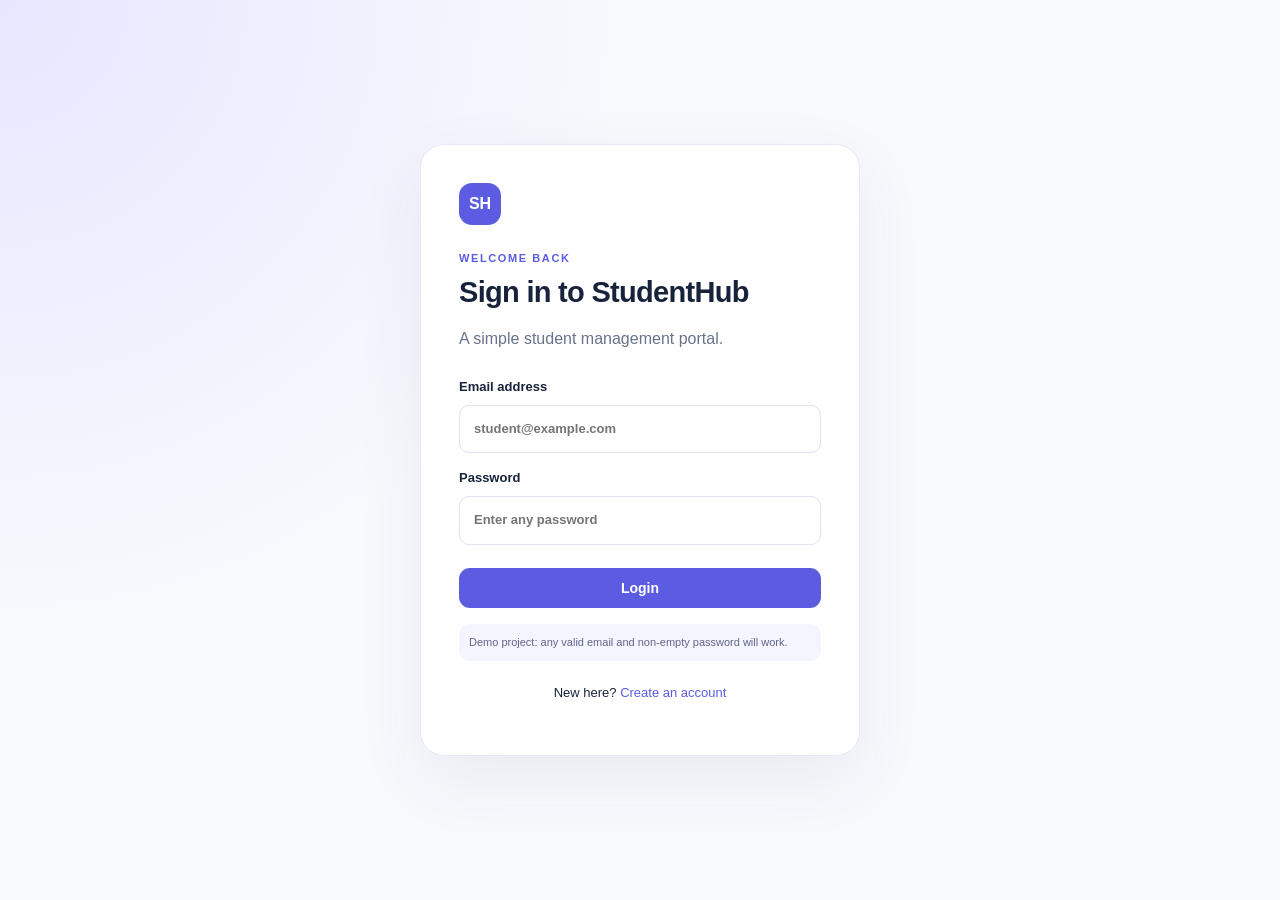
<file: index.html>
<!DOCTYPE html>
<html lang="en">
<head>
  <meta charset="UTF-8"><meta name="viewport" content="width=device-width, initial-scale=1.0">
  <title>StudentHub | Login</title><link rel="stylesheet" href="css/style.css">
</head>
<body class="auth-page">
  <main class="auth-card">
    <div class="brand-mark">SH</div><p class="eyebrow">WELCOME BACK</p><h1>Sign in to StudentHub</h1>
    <p class="muted">A simple student management portal.</p>
    <form id="loginForm">
      <label>Email address<input id="loginEmail" type="email" placeholder="student@example.com" required></label>
      <label>Password<input id="loginPassword" type="password" placeholder="Enter any password" required></label>
      <button class="btn full" type="submit">Login</button>
    </form>
    <p class="auth-note">Demo project: any valid email and non-empty password will work.</p>
    <p class="center">New here? <a href="signup.html">Create an account</a></p>
  </main>
  <script src="js/app.js"></script>
</body></html>
</file>
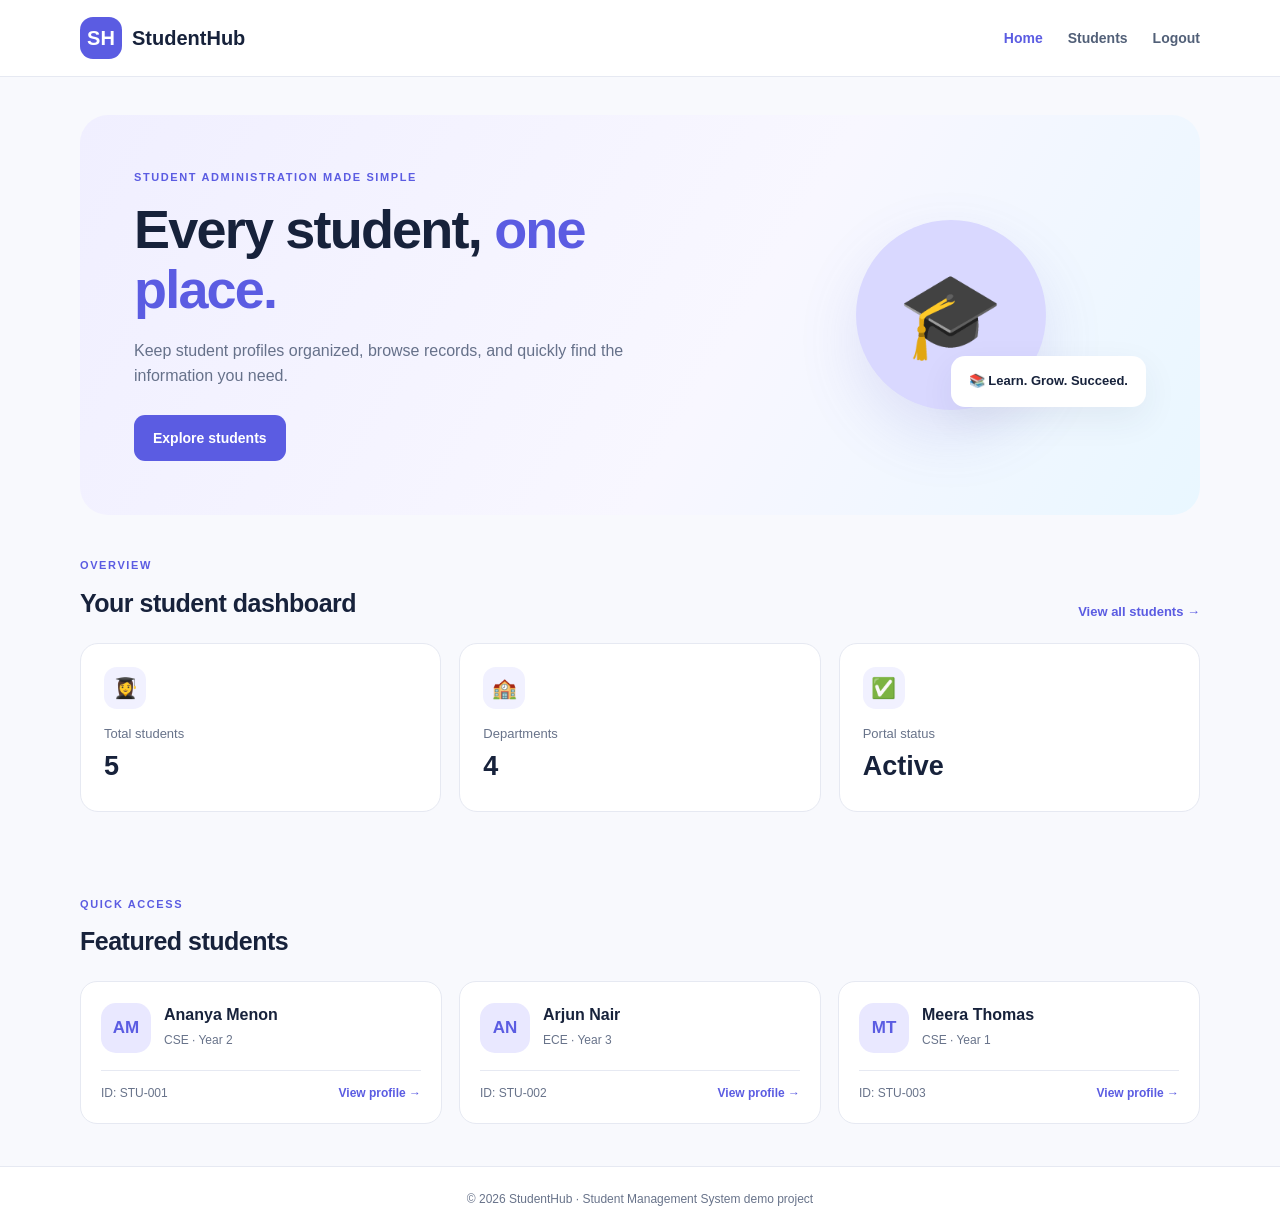
<file: home.html>
<!DOCTYPE html>
<html lang="en"><head><meta charset="UTF-8"><meta name="viewport" content="width=device-width, initial-scale=1.0"><title>StudentHub | Home</title><link rel="stylesheet" href="css/style.css"></head>
<body><div id="siteHeader"></div><main class="container">
<section class="hero"><div><p class="eyebrow">STUDENT ADMINISTRATION MADE SIMPLE</p><h1>Every student, <span>one place.</span></h1><p>Keep student profiles organized, browse records, and quickly find the information you need.</p><a class="btn" href="students.html">Explore students</a></div><div class="hero-art"><div class="art-circle">🎓</div><div class="floating-card">📚 <strong>Learn. Grow. Succeed.</strong></div></div></section>
<section class="section"><div class="section-heading"><div><p class="eyebrow">OVERVIEW</p><h2>Your student dashboard</h2></div><a class="text-link" href="students.html">View all students →</a></div>
<div class="stats"><article class="stat-card"><span class="stat-icon">👩‍🎓</span><p>Total students</p><h3 id="studentCount">5</h3></article><article class="stat-card"><span class="stat-icon">🏫</span><p>Departments</p><h3>4</h3></article><article class="stat-card"><span class="stat-icon">✅</span><p>Portal status</p><h3>Active</h3></article></div></section>
<section class="section"><div class="section-heading"><div><p class="eyebrow">QUICK ACCESS</p><h2>Featured students</h2></div></div><div class="student-grid" id="featuredStudents"></div></section>
</main><div id="siteFooter"></div><script src="js/app.js"></script></body></html>
</file>
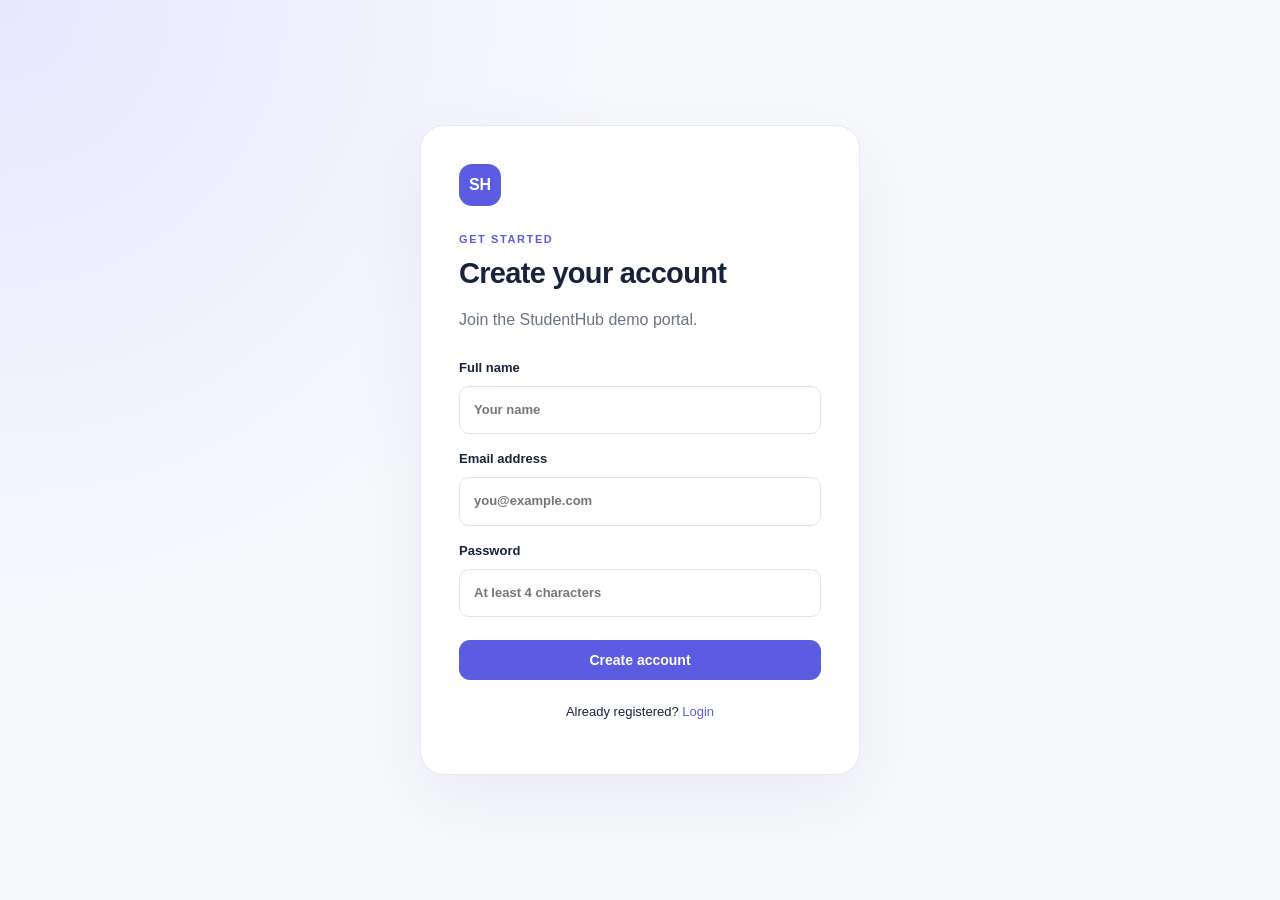
<file: signup.html>
<!DOCTYPE html>
<html lang="en"><head><meta charset="UTF-8"><meta name="viewport" content="width=device-width, initial-scale=1.0"><title>StudentHub | Sign up</title><link rel="stylesheet" href="css/style.css"></head>
<body class="auth-page"><main class="auth-card">
<div class="brand-mark">SH</div><p class="eyebrow">GET STARTED</p><h1>Create your account</h1><p class="muted">Join the StudentHub demo portal.</p>
<form id="signupForm"><label>Full name<input id="signupName" type="text" placeholder="Your name" required></label><label>Email address<input id="signupEmail" type="email" placeholder="you@example.com" required></label><label>Password<input id="signupPassword" type="password" minlength="4" placeholder="At least 4 characters" required></label><button class="btn full" type="submit">Create account</button></form>
<p class="center">Already registered? <a href="index.html">Login</a></p>
</main><script src="js/app.js"></script></body></html>
</file>
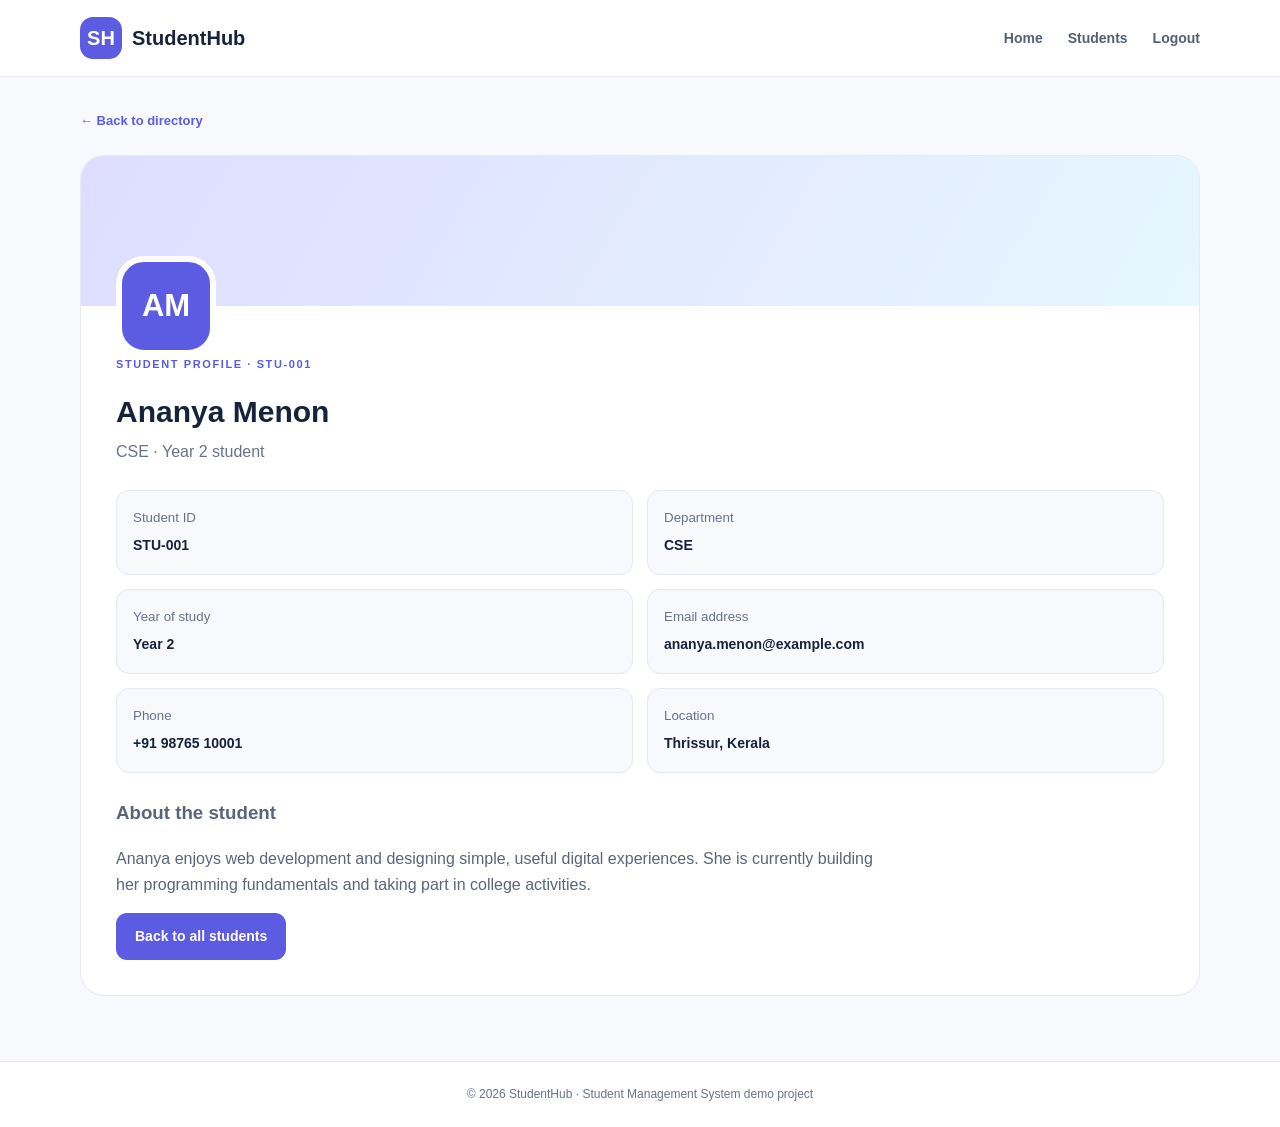
<file: student1.html>
<!DOCTYPE html><html lang="en"><head><meta charset="UTF-8"><meta name="viewport" content="width=device-width, initial-scale=1.0"><title>Student profile | StudentHub</title><link rel="stylesheet" href="css/style.css"></head><body><div id="siteHeader"></div><main class="container profile-page" data-profile="1"><a class="back-link" href="students.html">← Back to directory</a><div id="profileContent"></div></main><div id="siteFooter"></div><script src="js/app.js"></script></body></html>
</file>
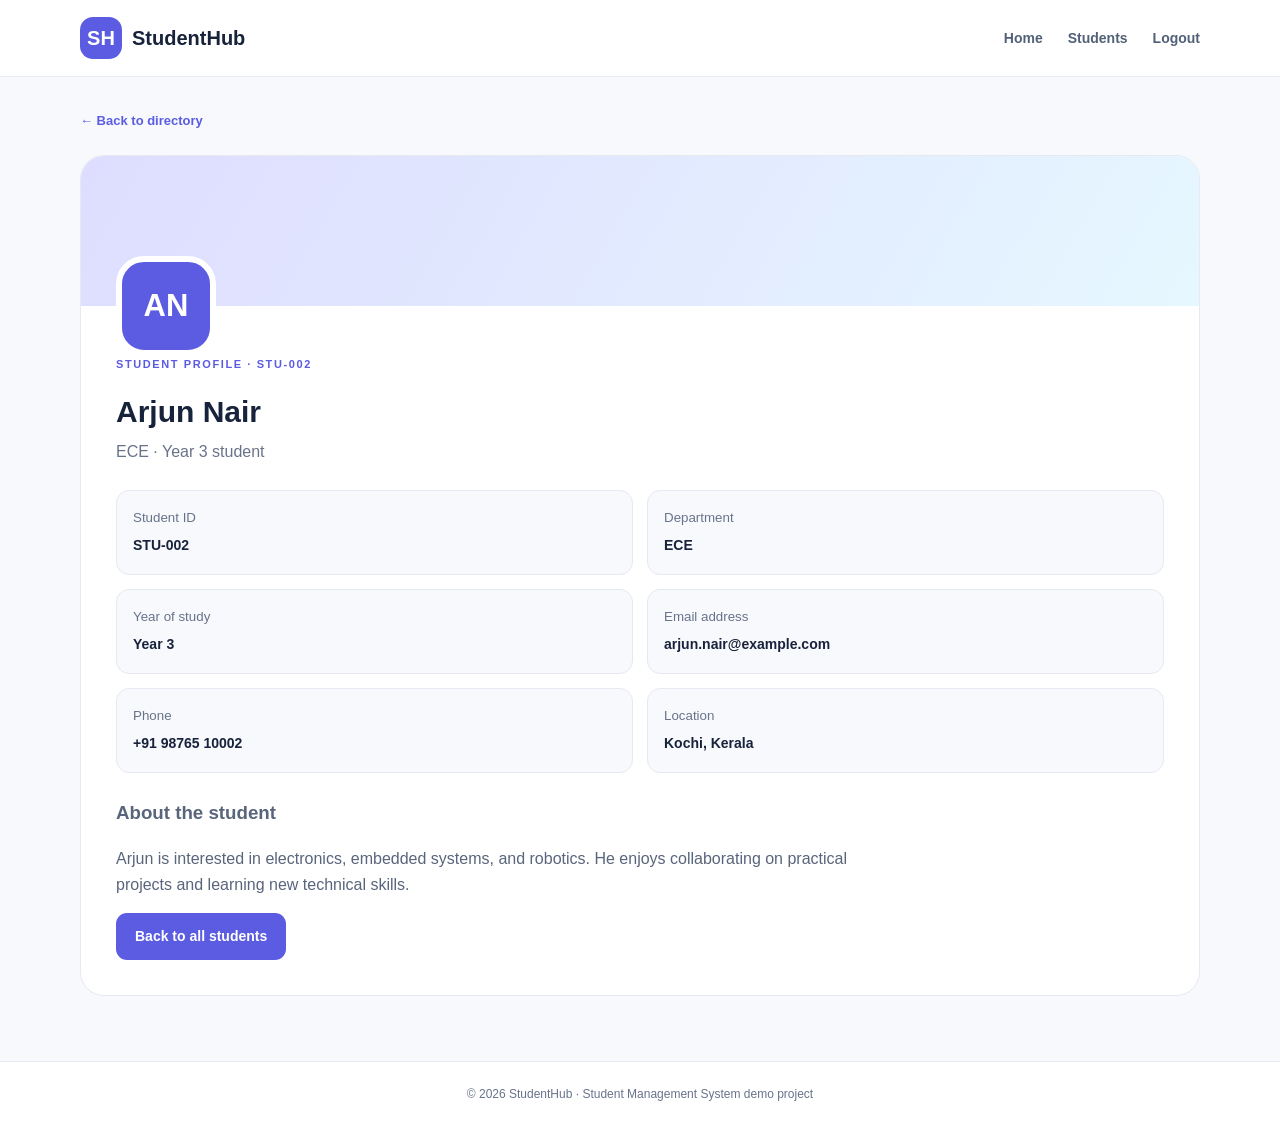
<file: student2.html>
<!DOCTYPE html><html lang="en"><head><meta charset="UTF-8"><meta name="viewport" content="width=device-width, initial-scale=1.0"><title>Student profile | StudentHub</title><link rel="stylesheet" href="css/style.css"></head><body><div id="siteHeader"></div><main class="container profile-page" data-profile="2"><a class="back-link" href="students.html">← Back to directory</a><div id="profileContent"></div></main><div id="siteFooter"></div><script src="js/app.js"></script></body></html>
</file>
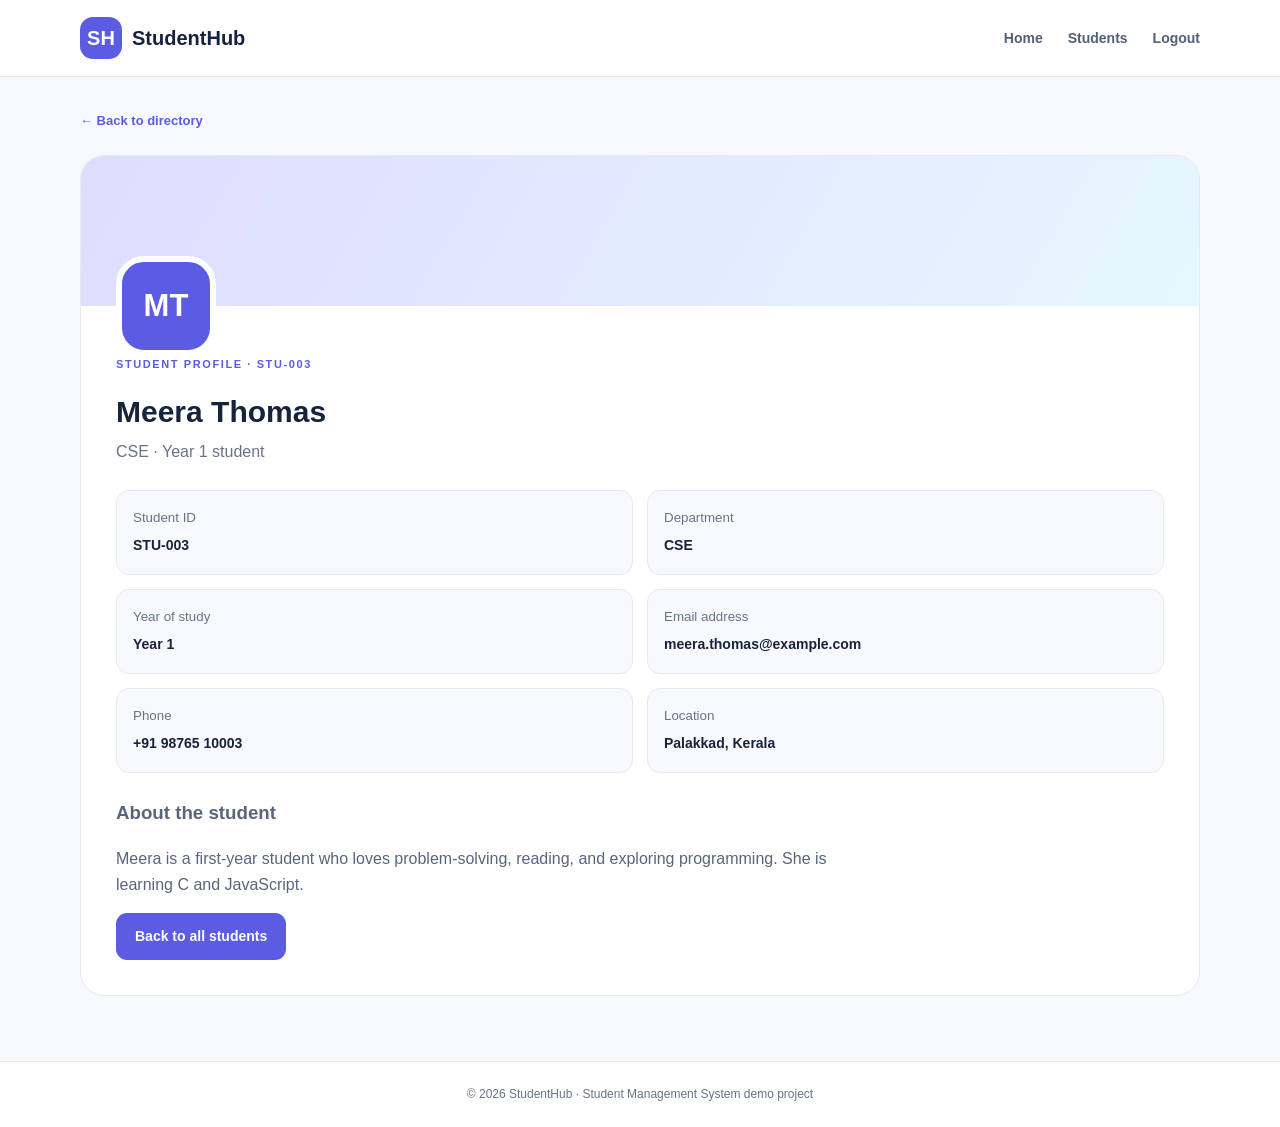
<file: student3.html>
<!DOCTYPE html><html lang="en"><head><meta charset="UTF-8"><meta name="viewport" content="width=device-width, initial-scale=1.0"><title>Student profile | StudentHub</title><link rel="stylesheet" href="css/style.css"></head><body><div id="siteHeader"></div><main class="container profile-page" data-profile="3"><a class="back-link" href="students.html">← Back to directory</a><div id="profileContent"></div></main><div id="siteFooter"></div><script src="js/app.js"></script></body></html>
</file>
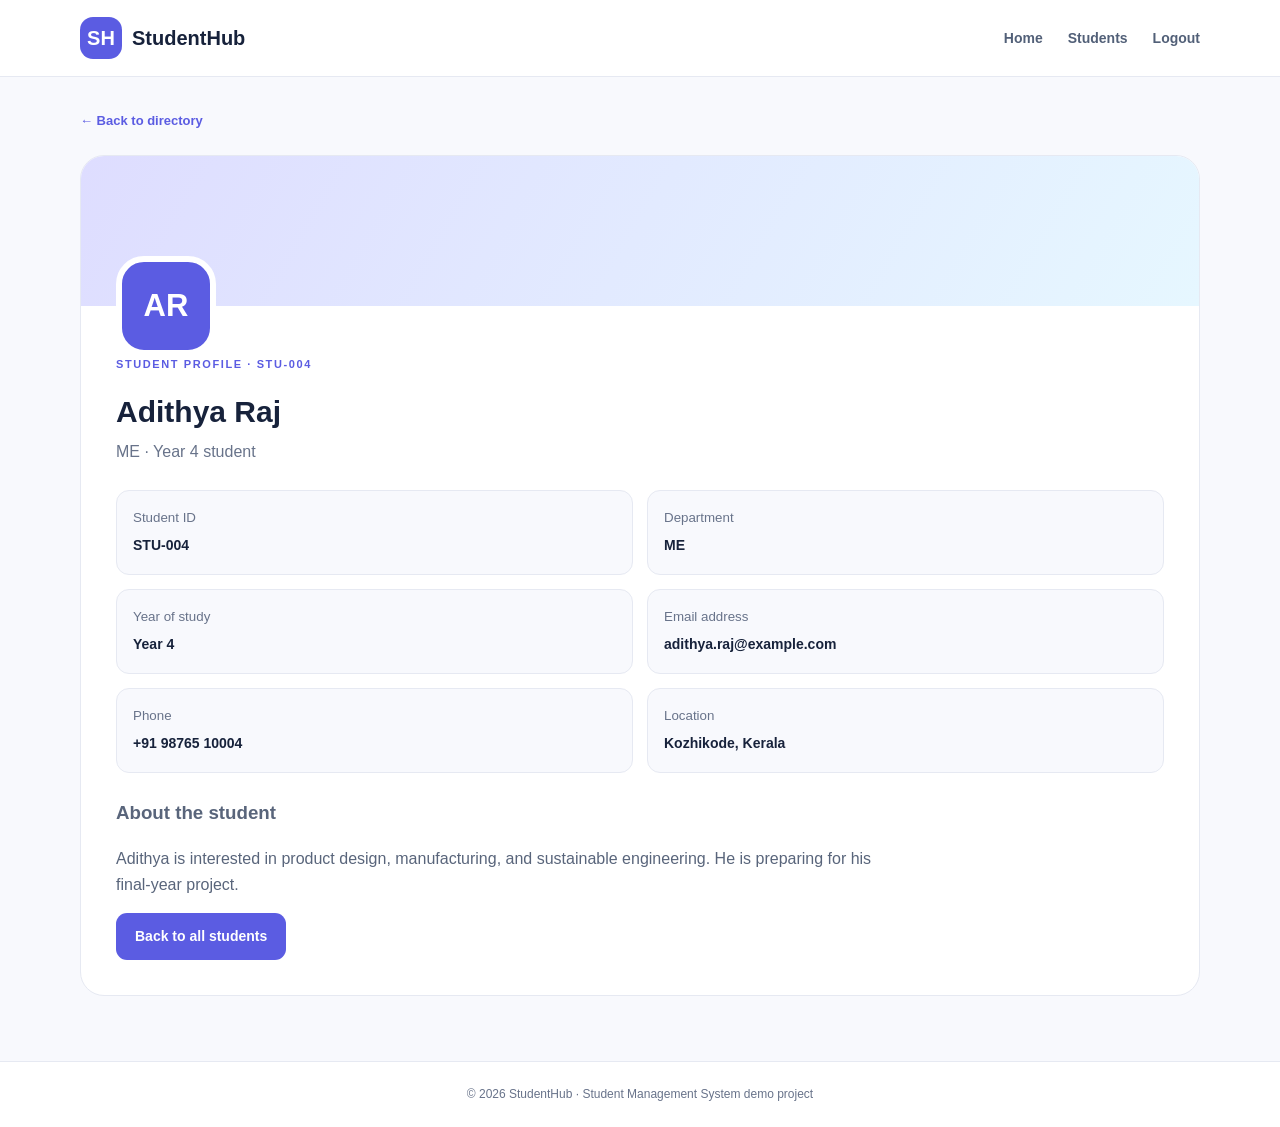
<file: student4.html>
<!DOCTYPE html><html lang="en"><head><meta charset="UTF-8"><meta name="viewport" content="width=device-width, initial-scale=1.0"><title>Student profile | StudentHub</title><link rel="stylesheet" href="css/style.css"></head><body><div id="siteHeader"></div><main class="container profile-page" data-profile="4"><a class="back-link" href="students.html">← Back to directory</a><div id="profileContent"></div></main><div id="siteFooter"></div><script src="js/app.js"></script></body></html>
</file>
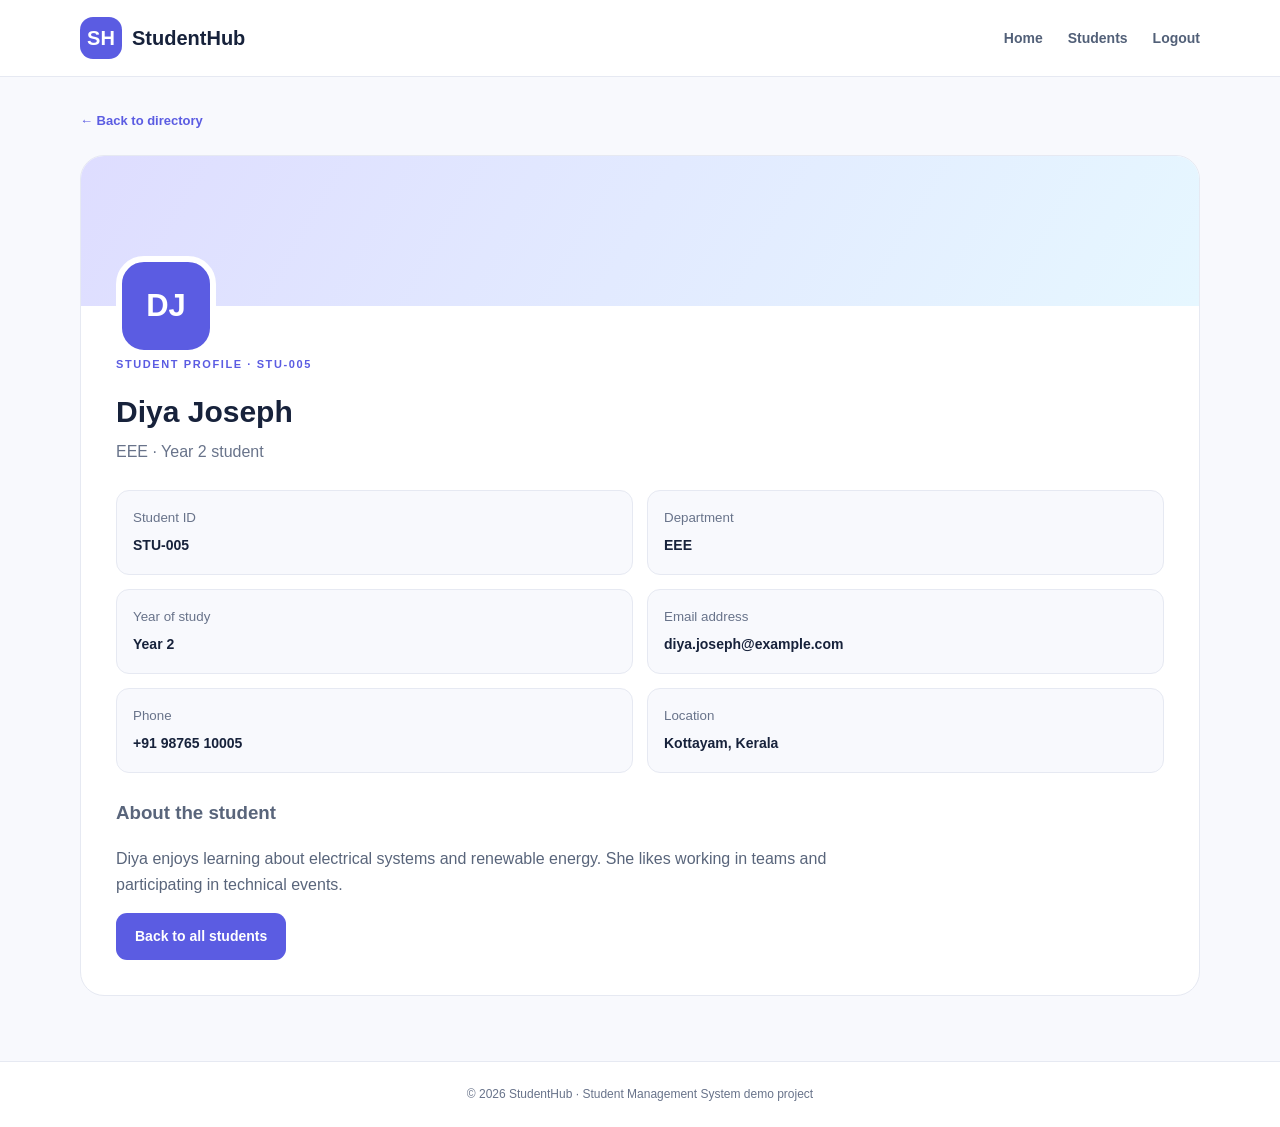
<file: student5.html>
<!DOCTYPE html><html lang="en"><head><meta charset="UTF-8"><meta name="viewport" content="width=device-width, initial-scale=1.0"><title>Student profile | StudentHub</title><link rel="stylesheet" href="css/style.css"></head><body><div id="siteHeader"></div><main class="container profile-page" data-profile="5"><a class="back-link" href="students.html">← Back to directory</a><div id="profileContent"></div></main><div id="siteFooter"></div><script src="js/app.js"></script></body></html>
</file>
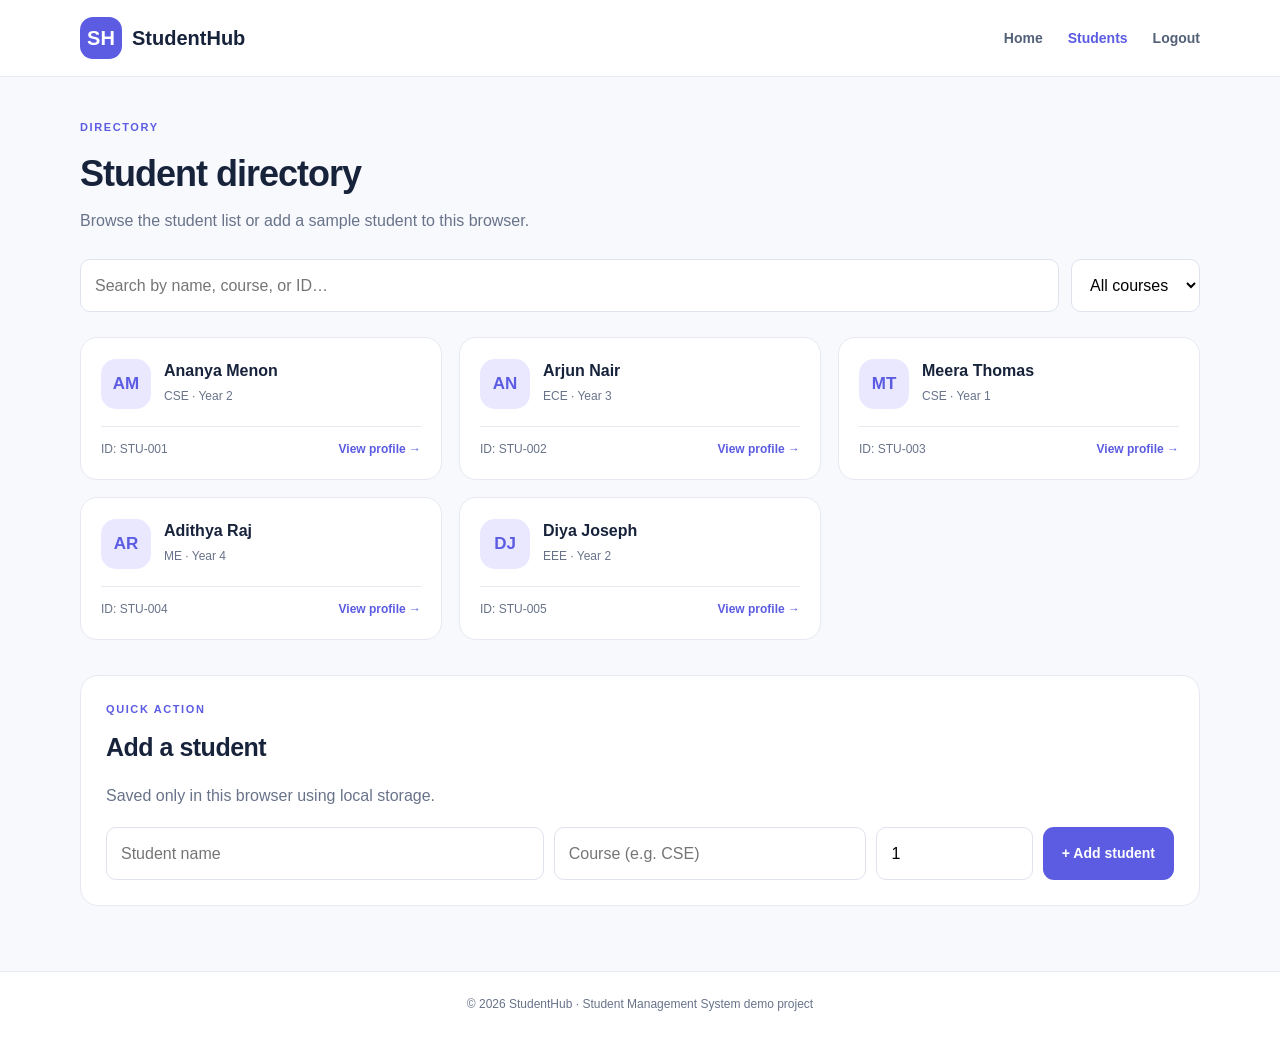
<file: students.html>
<!DOCTYPE html>
<html lang="en"><head><meta charset="UTF-8"><meta name="viewport" content="width=device-width, initial-scale=1.0"><title>StudentHub | Student directory</title><link rel="stylesheet" href="css/style.css"></head>
<body><div id="siteHeader"></div><main class="container page-content">
<div class="page-intro"><p class="eyebrow">DIRECTORY</p><h1>Student directory</h1><p class="muted">Browse the student list or add a sample student to this browser.</p></div>
<div class="toolbar"><input id="studentSearch" type="search" placeholder="Search by name, course, or ID…" aria-label="Search students"><select id="courseFilter" aria-label="Filter by course"><option value="">All courses</option><option>CSE</option><option>ECE</option><option>EEE</option><option>ME</option><option>BCA</option></select></div>
<div id="studentGrid" class="student-grid"></div>
<section class="add-panel"><div><p class="eyebrow">QUICK ACTION</p><h2>Add a student</h2><p class="muted">Saved only in this browser using local storage.</p></div>
<form id="addStudentForm" class="add-form"><input id="newName" placeholder="Student name" required><input id="newCourse" placeholder="Course (e.g. CSE)" required><input id="newYear" type="number" min="1" max="6" value="1" required><button class="btn" type="submit">+ Add student</button></form></section>
</main><div id="siteFooter"></div><script src="js/app.js"></script></body></html>
</file>
<file: css/style.css>
:root{--ink:#17223b;--muted:#68738a;--primary:#5b5ce2;--primary-dark:#4546c5;--pale:#f1f1ff;--line:#e6e9f2;--bg:#f8f9fd;--white:#fff;--green:#16876c}*{box-sizing:border-box}body{margin:0;font-family:Inter,Segoe UI,Arial,sans-serif;color:var(--ink);background:var(--bg);line-height:1.6}a{color:var(--primary);text-decoration:none}a:hover{text-decoration:underline}.container{width:min(1120px,92%);margin:auto}.site-header{background:#fff;border-bottom:1px solid var(--line);position:sticky;top:0;z-index:5}.nav-wrap{min-height:76px;display:flex;align-items:center;justify-content:space-between;gap:20px;width:min(1120px,92%);margin:auto}.logo{display:flex;align-items:center;gap:10px;font-weight:800;font-size:20px;color:var(--ink)}.logo-icon,.brand-mark{display:grid;place-items:center;background:var(--primary);color:white;border-radius:13px;width:42px;height:42px;font-weight:800}.nav-links{display:flex;gap:25px;align-items:center}.nav-links a{color:#526078;font-size:14px;font-weight:600}.nav-links a.active,.nav-links a:hover{color:var(--primary)}.btn{display:inline-flex;justify-content:center;align-items:center;border:0;border-radius:11px;background:var(--primary);color:white;padding:12px 19px;font-weight:700;cursor:pointer;font-size:14px}.btn:hover{background:var(--primary-dark);text-decoration:none}.btn.full{width:100%;margin-top:8px}.btn.small{padding:8px 12px;font-size:12px}.muted{color:var(--muted)}.eyebrow{font-size:11px;font-weight:800;letter-spacing:1.6px;color:var(--primary);margin:0 0 8px}.hero{margin-top:38px;background:linear-gradient(120deg,#f0efff,#f8f7ff 58%,#e9f7ff);border-radius:28px;padding:54px;display:grid;grid-template-columns:1.2fr .8fr;align-items:center;gap:35px;overflow:hidden}.hero h1{font-size:clamp(34px,5vw,54px);line-height:1.12;letter-spacing:-1.8px;margin:12px 0 18px}.hero h1 span{color:var(--primary)}.hero p:not(.eyebrow){max-width:510px;color:#66718a;margin-bottom:26px}.hero-art{min-height:220px;display:grid;place-items:center;position:relative}.art-circle{width:190px;height:190px;display:grid;place-items:center;border-radius:50%;background:#d9d8ff;font-size:84px;box-shadow:0 25px 60px #6767cc26}.floating-card{position:absolute;bottom:18px;right:0;background:#fff;padding:15px 18px;border-radius:14px;box-shadow:0 12px 35px #25335b12;font-size:13px}.section{padding:42px 0}.section-heading{display:flex;justify-content:space-between;align-items:end;margin-bottom:20px;gap:12px}.section-heading h2,.add-panel h2{margin:0;font-size:25px;letter-spacing:-.5px}.text-link{font-size:13px;font-weight:700}.stats{display:grid;grid-template-columns:repeat(3,1fr);gap:18px}.stat-card{background:#fff;border:1px solid var(--line);border-radius:18px;padding:23px}.stat-icon{width:42px;height:42px;display:grid;place-items:center;background:var(--pale);border-radius:13px;font-size:20px}.stat-card p{color:var(--muted);font-size:13px;margin:15px 0 0}.stat-card h3{font-size:27px;margin:0}.page-content{padding-top:42px;padding-bottom:65px}.page-intro h1{font-size:36px;letter-spacing:-1px;margin:0 0 6px}.page-intro p{margin-top:0}.toolbar{display:flex;gap:12px;margin:25px 0}.toolbar input{flex:1}.toolbar input,.toolbar select,.add-form input,.auth-card input{border:1px solid #dfe3ee;background:#fff;border-radius:10px;padding:13px 14px;font:inherit;outline:none;min-width:0}.toolbar input:focus,.toolbar select:focus,.add-form input:focus,.auth-card input:focus{border-color:var(--primary);box-shadow:0 0 0 3px #5b5ce21c}.student-grid{display:grid;grid-template-columns:repeat(3,1fr);gap:17px}.student-card{background:#fff;border:1px solid var(--line);border-radius:17px;padding:20px;transition:transform .2s,box-shadow .2s}.student-card:hover{transform:translateY(-3px);box-shadow:0 12px 30px #1c2b5010}.student-top{display:flex;gap:13px;align-items:center}.avatar{width:50px;height:50px;display:grid;place-items:center;border-radius:15px;background:#e9e8ff;color:var(--primary);font-weight:800;font-size:17px;flex-shrink:0}.student-card h3{margin:0;font-size:16px}.student-card .course{color:var(--muted);font-size:12px;margin:3px 0}.student-meta{display:flex;justify-content:space-between;border-top:1px solid var(--line);padding-top:13px;margin-top:17px;color:var(--muted);font-size:12px}.student-meta a{font-weight:700}.add-panel{margin-top:35px;background:#fff;border:1px solid var(--line);border-radius:18px;padding:25px}.add-form{display:grid;grid-template-columns:1.4fr 1fr .5fr auto;gap:10px;margin-top:18px}.site-footer{border-top:1px solid var(--line);padding:23px 0;color:var(--muted);font-size:12px;text-align:center;background:#fff}.auth-page{min-height:100vh;display:grid;place-items:center;padding:24px;background:radial-gradient(circle at top left,#e7e6ff,transparent 40%),var(--bg)}.auth-card{width:min(440px,100%);background:#fff;border:1px solid var(--line);border-radius:24px;padding:38px;box-shadow:0 24px 70px #26345b12}.auth-card .brand-mark{margin-bottom:25px}.auth-card h1{font-size:29px;line-height:1.2;margin:0 0 8px;letter-spacing:-.7px}.auth-card form{margin-top:25px}.auth-card label{display:block;font-size:13px;font-weight:700;margin-bottom:15px}.auth-card input{display:block;width:100%;margin-top:7px}.auth-note{background:#f5f5ff;color:#60658b;border-radius:10px;padding:10px;font-size:11px;margin-top:16px}.center{text-align:center;font-size:13px;margin-top:22px}.profile-page{padding-top:30px;padding-bottom:65px;min-height:70vh}.back-link{font-size:13px;font-weight:700}.profile-card{margin-top:22px;background:#fff;border:1px solid var(--line);border-radius:24px;overflow:hidden}.profile-banner{height:150px;background:linear-gradient(120deg,#deddff,#e6f7ff)}.profile-main{padding:0 35px 35px}.profile-avatar{width:100px;height:100px;margin-top:-50px;border:6px solid #fff;border-radius:28px;display:grid;place-items:center;background:var(--primary);color:white;font-size:31px;font-weight:800;position:relative}.profile-main h1{margin:15px 0 0;font-size:30px}.profile-main .course-line{color:var(--muted);margin-top:3px}.profile-details{display:grid;grid-template-columns:repeat(2,1fr);gap:14px;margin-top:25px}.detail-box{background:var(--bg);border:1px solid var(--line);padding:16px;border-radius:13px}.detail-box small{display:block;color:var(--muted);margin-bottom:4px}.detail-box strong{font-size:14px}.profile-bio{margin-top:25px;max-width:760px;color:#59657b}.empty-state{grid-column:1/-1;background:#fff;border:1px dashed #cbd0e0;border-radius:15px;text-align:center;padding:35px;color:var(--muted)}@media(max-width:760px){.nav-wrap{padding:13px 0;align-items:flex-start}.nav-links{gap:12px;flex-wrap:wrap;justify-content:flex-end}.nav-links a{font-size:12px}.hero{padding:30px 25px;grid-template-columns:1fr}.hero-art{min-height:170px}.art-circle{width:145px;height:145px;font-size:65px}.floating-card{right:5px;bottom:0}.student-grid{grid-template-columns:repeat(2,1fr)}.add-form{grid-template-columns:1fr 1fr}.add-form .btn{grid-column:1/-1}.auth-card{padding:28px}.stats{gap:10px}.stat-card{padding:15px}.stat-card h3{font-size:22px}}@media(max-width:500px){.student-grid{grid-template-columns:1fr}.nav-wrap{display:block}.nav-links{justify-content:flex-start;margin-top:12px}.toolbar{flex-direction:column}.stats{grid-template-columns:1fr}.profile-main{padding:0 20px 25px}.profile-details{grid-template-columns:1fr}.page-intro h1{font-size:30px}.add-form{grid-template-columns:1fr}.add-form .btn{grid-column:auto}.hero h1{font-size:38px}}
</file>
